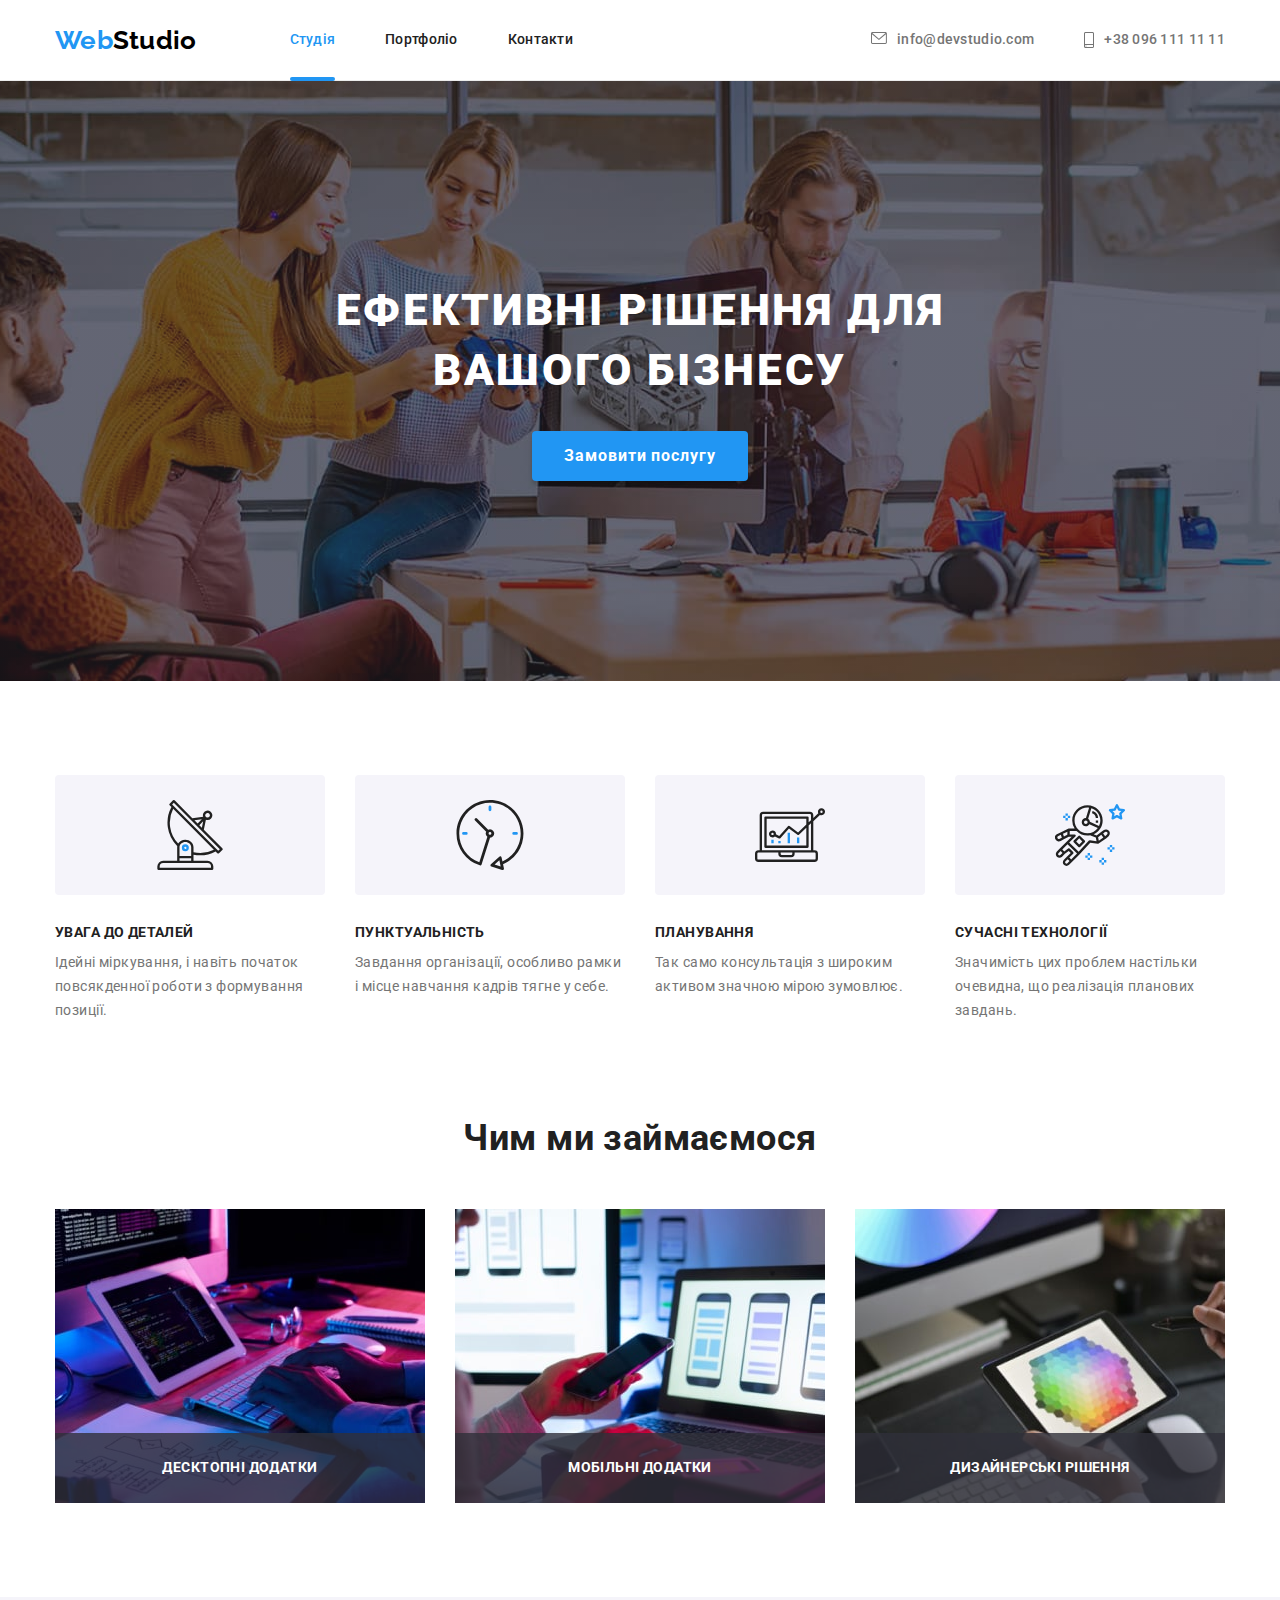
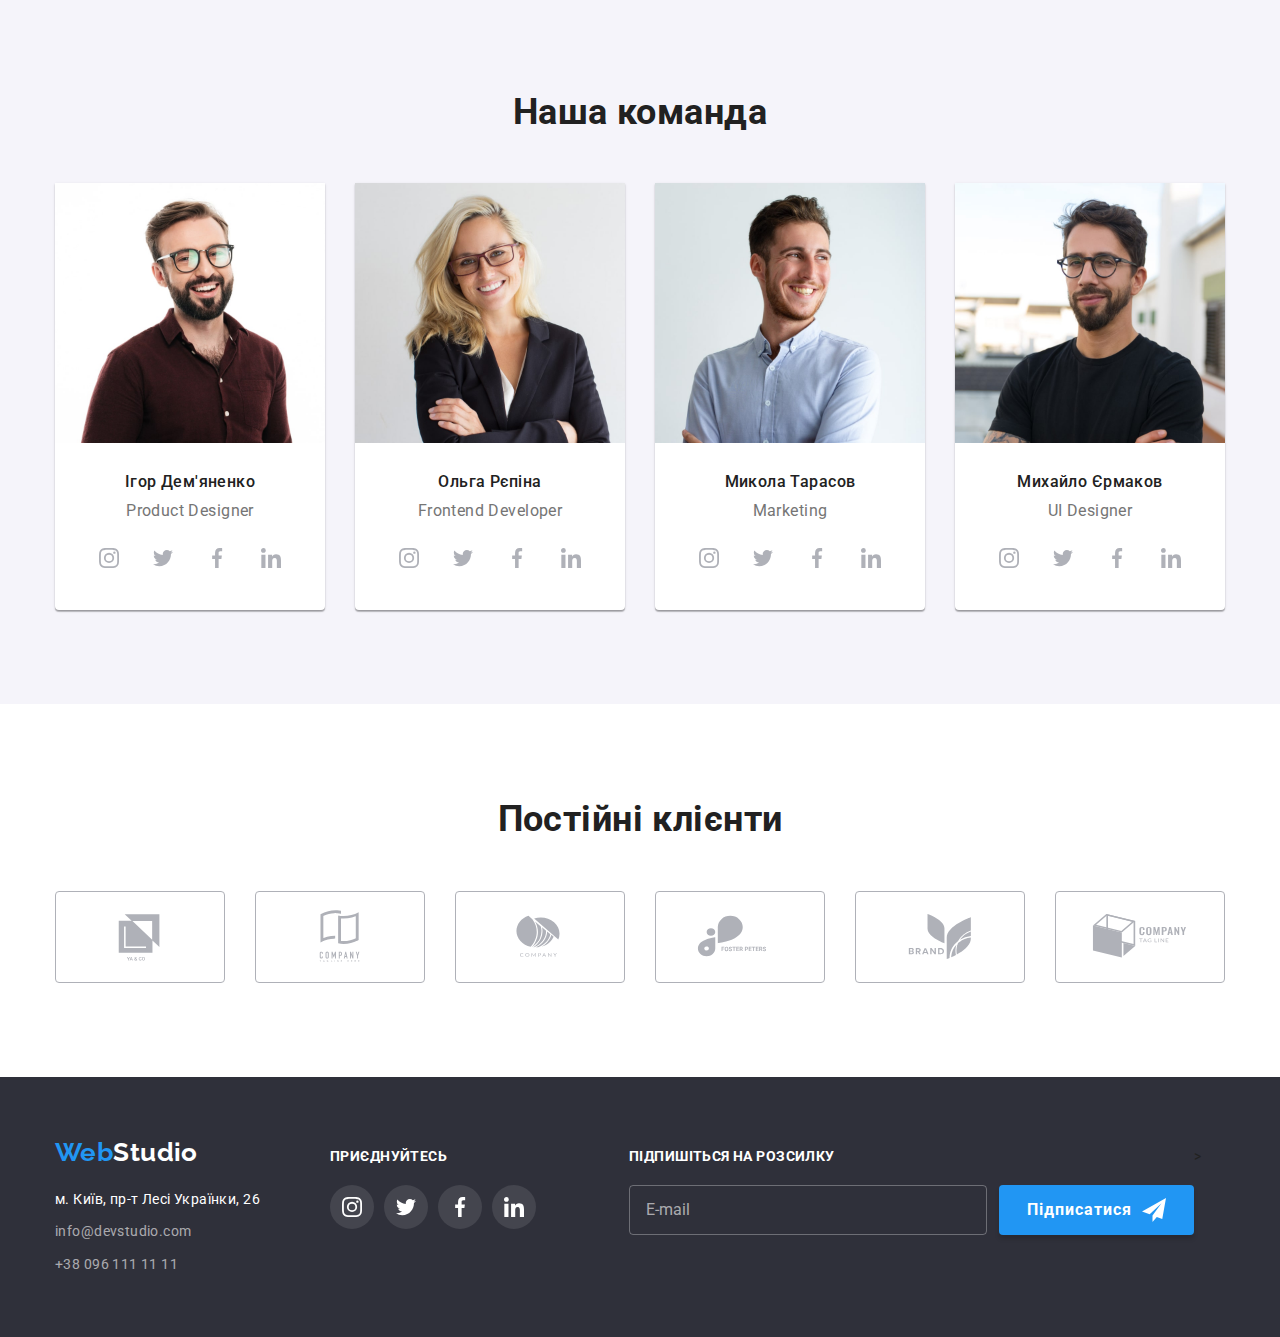
<file: index.html>
<!DOCTYPE html>
<html lang="uk">
<head>
    <meta charset="UTF-8">
    <meta http-equiv="X-UA-Compatible" content="IE=edge">
    <meta name="viewport" content="width=device-width, initial-scale=1.0">
    <title>WebStudio</title>
    <link
        href="https://fonts.googleapis.com/css2?family=Raleway:wght@700&family=Roboto:wght@400;500;700;900&display=swap"
        rel="stylesheet"/>
    <link rel="stylesheet" href="https://cdnjs.cloudflare.com/ajax/libs/modern-normalize/1.1.0/modern-normalize.min.css"/>
    <link rel="stylesheet" href="./css/main.min.css"/>
</head>
<body no-scroll>
    <header class="header">
        <div class="container">
            <nav class="navigation">
                <a class="logo" href="./index.html"><span class="logo__web">Web</span>Studio</a>
                <ul class="menu list">
                    <li class="menu__item"><a class="menu__link link menu__link--current" href="./index.html">Студія</a></li>
                    <li class="menu__item"><a class="menu__link link" href="./portfolio.html">Портфоліо</a></li>
                    <li class="menu__item"><a class="menu__link link" href="#">Контакти</a></li>
                </ul>
            </nav>
            <ul class="contacts list">
                <li class="contacts__item">
                    <a class="contacts__link link" href="mailto:info@devstudio.com">
                        <svg class="contacts__icon" width="16" height="12">
                            <use href="./images/svg/icons.svg#icon-mail"></use>
                        </svg>
                        <p class="contacts__info">info@devstudio.com</p>
                    </a>
                </li>
                <li class="contacts__item">
                    <a class="contacts__link link" href="tel:+380961111111">
                        <svg class="contacts__icon" width="10" height="16">
                            <use href="./images/svg/icons.svg#icon-phone"></use>
                        </svg>
                        <p class="contacts__info">+38 096 111 11 11</p>
                    </a>
                </li>
            </ul>
        </div>
    </header>
    <main>
        <!-- Hero Section -->
        <section class="hero other-paddings">
            <h1 class="hero__title">Ефективні рішення для вашого бізнесу</h1>
            <button class="hero__btn button" type="button" data-modal-open>Замовити послугу</button>
        </section>
        <!-- Our Advantages Section -->
        <section class="advantages no-bottom-padding">
            <div class="container">
                <h2 class="advantages__title visually-hidden">Наші переваги</h2>
                <ul class="advantages__list list">
                    <li class="feature">
                        <div class="feature__svg-wrap">
                            <svg class="feature__icon" width="70" height="70">
                                <use href="./images/svg/icons.svg#icon-antenna"></use>
                            </svg>
                        </div>
                        <h3 class="feature__title">Увага до деталей</h3>
                        <p class="feature__descr">Ідейні міркування, і навіть початок повсякденної роботи з формування позиції.
                        </p>
                    </li>
                    <li class="feature">
                        <div class="feature__svg-wrap">
                            <svg class="feature__icon" width="70" height="70">
                                <use href="./images/svg/icons.svg#icon-clock"></use>
                            </svg>
                        </div>
                        <h3 class="feature__title">Пунктуальність</h3>
                        <p class="feature__descr">Завдання організації, особливо рамки і місце навчання кадрів тягне у себе.</p>
                    </li>
                    <li class="feature">
                        <div class="feature__svg-wrap">
                            <svg class="feature__icon" width="70" height="70">
                                <use href="./images/svg/icons.svg#icon-diagram"></use>
                            </svg>
                        </div>
                        <h3 class="feature__title">Планування</h3>
                        <p class="feature__descr">Так само консультація з широким активом значною мірою зумовлює.</p>
                    </li>
                    <li class="feature">
                        <div class="feature__svg-wrap">
                            <svg class="feature__icon" width="70" height="70">
                                <use href="./images/svg/icons.svg#icon-astronaut"></use>
                            </svg>
                        </div>
                        <h3 class="feature__title">Сучасні технології</h3>
                        <p class="feature__descr">Значимість цих проблем настільки очевидна, що реалізація планових завдань.</p>
                    </li>
                </ul>
            </div>
        </section>
        <!-- About Section -->
        <section class="about">
            <div class="container">
                <h2 class="about__title section-title">Чим ми займаємося</h2>
                <ul class="about__list list">
                    <li class="about__item">
                        <div class="sector">
                           <img class="sector__img" src="./images/about/about-img-1.jpg" alt="Веб студія" width="370" height="294">
                            <div class="sector__wrap">
                                <h3 class="sector__title">Десктопні додатки</h3>
                            </div>
                        </div>
                    </li>
                    <li class="about__item">
                        <div class="sector">
                            <img class="sector__img" src="./images/about/about-img-2.jpg" alt="Веб студія" width="370" height="294">
                            <div class="sector__wrap">
                                <h3 class="sector__title">Мобільні додатки</h3>
                            </div>
                        </div>
                    </li>
                    <li class="about__item">
                        <div class="sector">
                            <img class="sector__img" src="./images/about/about-img-3.jpg" alt="Веб студія" width="370" height="294">
                            <div class="sector__wrap">
                                <h3 class="sector__title">Дизайнерські рішення</h3>
                            </div>
                        </div>
                    </li>
                </ul>
            </div>
        </section>
        <!-- Our team Section -->
        <section class="team">
            <div class="container">
                <h2 class="team__title section-title">Наша команда</h2>
                <ul class="team__list list">
                    <li class="person-card">
                        <img class="person-card__img" src="./images/team/team-member-1.jpg" alt="Ігор Дем'яненко" width="270" height="260">
                        <div class="person-card__wrap">
                            <h3 class="person-card__title">Ігор Дем'яненко</h3>
                            <p class="person-card__descr">Product Designer</p>
                            <ul class="socials list">
                                <li class="socials__item">
                                    <a class="socials__link link" href="#" target="_blank">
                                        <svg class="socials__icon" width="20" height="20">
                                            <use href="./images/svg/icons.svg#icon-instagram"></use>                                            
                                        </svg>
                                    </a>
                                </li>
                                <li class="socials__item">
                                    <a class="socials__link link" href="#" target="_blank">
                                        <svg class="socials__icon" width="20" height="20">
                                            <use href="./images/svg/icons.svg#icon-twitter"></use>
                                        </svg>
                                    </a>
                                </li>
                                <li class="socials__item">
                                    <a class="socials__link link" href="#" target="_blank">
                                        <svg class="socials__icon" width="20" height="20">
                                            <use href="./images/svg/icons.svg#icon-facebook"></use>
                                        </svg>
                                    </a>
                                </li>
                                <li class="socials__item">
                                    <a class="socials__link link" href="#" target="_blank">
                                        <svg class="socials__icon" width="20" height="20">
                                            <use href="./images/svg/icons.svg#icon-linkedin"></use>                                            
                                        </svg>
                                    </a>
                                </li>
                            </ul>
                        </div>
                    </li>
                    <li class="person-card">
                        <img class="person-card__img" src="./images/team/team-member-2.jpg" alt="Ольга Рєпіна" width="270" height="260">
                        <div class="person-card__wrap">
                            <h3 class="person-card__title">Ольга Рєпіна</h3>
                            <p class="person-card__descr">Frontend Developer</p>
                            <ul class="socials list">
                                <li class="socials__item">
                                    <a class="socials__link link" href="#" target="_blank">
                                        <svg class="socials__icon" width="20" height="20">
                                            <use href="./images/svg/icons.svg#icon-instagram"></use>
                                        </svg>
                                    </a>
                                </li>
                                <li class="socials__item">
                                    <a class="socials__link link" href="#" target="_blank">
                                        <svg class="socials__icon" width="20" height="20">
                                            <use href="./images/svg/icons.svg#icon-twitter"></use>
                                        </svg>
                                    </a>
                                </li>
                                <li class="socials__item">
                                    <a class="socials__link link" href="#" target="_blank">
                                        <svg class="socials__icon" width="20" height="20">
                                            <use href="./images/svg/icons.svg#icon-facebook"></use>
                                        </svg>
                                    </a>
                                </li>
                                <li class="socials__item">
                                    <a class="socials__link link" href="#" target="_blank">
                                        <svg class="socials__icon" width="20" height="20">
                                            <use href="./images/svg/icons.svg#icon-linkedin"></use>
                                        </svg>
                                    </a>
                                </li>
                            </ul>
                        </div>
                    </li>
                    <li class="person-card">
                        <img class="person-card__img" src="./images/team/team-member-3.jpg" alt="Микола Тарасов" width="270" height="260">
                        <div class="person-card__wrap">
                            <h3 class="person-card__title">Микола Тарасов</h3>
                            <p class="person-card__descr">Marketing</p>
                            <ul class="socials list">
                                <li class="socials__item">
                                    <a class="socials__link link" href="#" target="_blank">
                                        <svg class="socials__icon" width="20" height="20">
                                            <use href="./images/svg/icons.svg#icon-instagram"></use>                                            
                                        </svg>
                                    </a>
                                </li>
                                <li class="socials__item">
                                    <a class="socials__link link" href="#" target="_blank">
                                        <svg class="socials__icon" width="20" height="20">
                                            <use href="./images/svg/icons.svg#icon-twitter"></use>
                                        </svg>
                                    </a>
                                </li>
                                <li class="socials__item">
                                    <a class="socials__link link" href="#" target="_blank">
                                        <svg class="socials__icon" width="20" height="20">
                                            <use href="./images/svg/icons.svg#icon-facebook"></use>
                                        </svg>
                                    </a>
                                </li>
                                <li class="socials__item">
                                    <a class="socials__link link" href="#" target="_blank">
                                        <svg class="socials__icon" width="20" height="20">
                                            <use href="./images/svg/icons.svg#icon-linkedin"></use>                                            
                                        </svg>
                                    </a>
                                </li>
                            </ul>
                        </div>
                    </li>
                    <li class="person-card">
                        <img class="person-card__img" src="./images/team/team-member-4.jpg" alt="Михайло Єрмаков" width="270" height="260">
                        <div class="person-card__wrap">
                            <h3 class="person-card__title">Михайло Єрмаков</h3>
                            <p class="person-card__descr">UI Designer</p>
                            <ul class="socials list">
                                <li class="socials__item">
                                    <a class="socials__link link" href="#" target="_blank">
                                        <svg class="socials__icon" width="20" height="20">
                                            <use href="./images/svg/icons.svg#icon-instagram"></use>                                            
                                        </svg>
                                    </a>
                                </li>
                                <li class="socials__item">
                                    <a class="socials__link link" href="#" target="_blank">
                                        <svg class="socials__icon" width="20" height="20">
                                            <use href="./images/svg/icons.svg#icon-twitter"></use>
                                        </svg>
                                    </a>
                                </li>
                                <li class="socials__item">
                                    <a class="socials__link link" href="#" target="_blank">
                                        <svg class="socials__icon" width="20" height="20">
                                            <use href="./images/svg/icons.svg#icon-facebook"></use>
                                        </svg>
                                    </a>
                                </li>
                                <li class="socials__item">
                                    <a class="socials__link link" href="#" target="_blank">
                                        <svg class="socials__icon" width="20" height="20">
                                            <use href="./images/svg/icons.svg#icon-linkedin"></use>                                            
                                        </svg>
                                    </a>
                                </li>
                            </ul>
                        </div>
                    </li>
                </ul>
            </div>
        </section>
        <!-- Clients -->
        <section class="clients">
            <div class="container">
                <h2 class="clients__title section-title">Постійні клієнти</h2>
                <ul class="clients__list list">
                    <li class="client-logo">
                        <a class="client-logo__link" href="#" target="_blank">
                            <svg class="client-logo__icon" width="106" height="60">
                                <use href="./images/svg/icons.svg#icon-clients-logo-1"></use>
                            </svg>
                        </a>
                    </li>
                    <li class="client-logo">
                        <a class="client-logo__link" href="#" target="_blank">
                            <svg class="client-logo__icon" width="106" height="60">
                                <use href="./images/svg/icons.svg#icon-clients-logo-2"></use>
                            </svg>
                        </a>
                    </li>
                    <li class="client-logo">
                        <a class="client-logo__link" href="#" target="_blank" >
                            <svg class="client-logo__icon" width="106" height="60">
                                <use href="./images/svg/icons.svg#icon-clients-logo-3"></use>
                            </svg>
                        </a>
                    </li>
                    <li class="client-logo">
                        <a class="client-logo__link" href="#" target="_blank">
                            <svg class="client-logo__icon" width="106" height="60">
                                <use href="./images/svg/icons.svg#icon-clients-logo-4"></use>
                            </svg>
                        </a>
                    </li>
                    <li class="client-logo">
                        <a class="client-logo__link" href="#" target="_blank">
                            <svg class="client-logo__icon" width="106" height="60">
                                <use href="./images/svg/icons.svg#icon-clients-logo-5"></use>
                            </svg>
                        </a>
                    </li>
                    <li class="client-logo">
                        <a class="client-logo__link" href="#" target="_blank">
                            <svg class="client-logo__icon" width="106" height="60">
                                <use href="./images/svg/icons.svg#icon-clients-logo-6"></use>
                            </svg>
                        </a>
                    </li>
                </ul>
            </div>
        </section>
    </main>
    <footer class="footer">
        <div class="container">
            <div class="footer__contacts">
                <a class="logo" href="./index.html"><span class="logo__web">Web</span>Studio</a>
                <address class="address">
                    <ul class="address__list list">
                        <li class="address__item"><a class="address__link address__link--white link" href="https://goo.gl/maps/mnZD3GT6xmmtejTY8"
                                rel="noopener noreferrer nofollow" target="_blank">м. Київ, пр-т Лесі Українки, 26</a></li>
                        <li class="address__item"><a class="address__link link" href="mailto:info@devstudio.com">info@devstudio.com</a></li>
                        <li class="address__item"><a class="address__link link" href="tel:+380961111111">+38 096 111 11 11</a></li>
                    </ul>
                </address>
            </div>
            <div class="footer__socials">
                <p class="call-to-action">Приєднуйтесь</p>
                <ul class="socials list">
                    <li class="socials__item">
                        <a class="socials__link link" href="#" target="_blank">
                            <svg class="socials__icon" width="20" height="20">
                                <use href="./images/svg/icons.svg#icon-instagram"></use>
                            </svg>
                        </a>
                    </li>
                    <li class="socials__item">
                        <a class="socials__link link" href="#" target="_blank">
                            <svg class="socials__icon" width="20" height="20">
                                <use href="./images/svg/icons.svg#icon-twitter"></use>
                            </svg>
                        </a>
                    </li>
                    <li class="socials__item">
                        <a class="socials__link link" href="#" target="_blank">
                            <svg class="socials__icon" width="20" height="20">
                                <use href="./images/svg/icons.svg#icon-facebook"></use>
                            </svg>
                        </a>
                    </li>
                    <li class="socials__item">
                        <a class="socials__link link" href="#" target="_blank">
                            <svg class="socials__icon" width="20" height="20">
                                <use href="./images/svg/icons.svg#icon-linkedin"></use>
                            </svg>
                        </a>
                    </li>
                </ul>
            </div>
            <form class="subscription-form">
                <p class="subscription-form__title call-to-action">Підпишіться на розсилку</p>
                <div class="subscription-form__wrap">
                    <label class="subscription-form__element">
                        <input class="subscription-form__input" type="email" name="email" placeholder="E-mail">
                    </label>
                    <button class="subscription-form__btn button" type="submit">
                        Підписатися
                        <svg class="subscription-form__icon" width="24" height="24">
                            <use href="./images/svg/icons.svg#icon-send"></use>
                        </svg>
                    </button>
                </div>
            </form>>
        </div>
    </footer>
    <div class="backdrop is-hidden" data-modal>
        <div class="modal">
            <button class="close-btn" data-modal-close>
                <svg class="close-btn__icon" width="11" height="11">
                    <use href="./images/svg/icons.svg#icon-close-btn"/>
                </svg>
            </button>
            <form class="form">
                <p class="form__call-to-action">Залиште свої дані, ми вам передзвонимо</p>
                <label class="form__element">
                    <span class="form__label">Ім'я</span>
                    <div class="form__input-wrap">
                        <input class="form__input" type="text" name="name">
                        <svg class="form__input-icon" width="18" height="18">
                            <use href="./images/svg/icons.svg#icon-person"></use>
                        </svg>
                    </div>
                </label>
                <label class="form__element">
                    <span class="form__label">Телефон</span>
                    <div class="form__input-wrap">
                        <input class="form__input" type="tel" name="tel">
                        <svg class="form__input-icon" width="18" height="18">
                            <use href="./images/svg/icons.svg#icon-tel"></use>
                        </svg>
                    </div>
                </label>
                <label class="form__element">
                    <span class="form__label">Пошта</span>
                    <div class="form__input-wrap">
                        <input class="form__input" type="email" name="email">
                        <svg class="form__input-icon" width="18" height="18">
                            <use href="./images/svg/icons.svg#icon-email"></use>
                        </svg>
                    </div>
                </label>
                <label class="form__element form__element--comment">
                    <span class="form__label">Коментар</span>
                    <textarea class="form__input textarea" name="comment" placeholder="Введіть текст"></textarea>
                </label>
                <label class="form__accept">
                    <input type="checkbox" name="accept" class="form__checkbox visually-hidden" required>
                    <div class="custom-checkbox">
                        <svg class="custom-checkbox__box" width="16" height="15">
                            <use href="./images/svg/icons.svg#icon-unchecked-box"></use>
                        </svg>
                        <svg class="custom-checkbox__tick" width="16" height="15">
                            <use href="./images/svg/icons.svg#icon-tick"></use>
                        </svg>
                    </div>
                    <span>Погоджуюся з розсилкою та приймаю <a href="#" target="_blank" class="form__accept-link">Умови договору</a></span>
                </label>
                <button class="form__btn button" type="submit">Відправити</button>
            </form>
        </div>
    </div>
    <script src="./js/modal.js"></script>
</body>
</html>
</file>
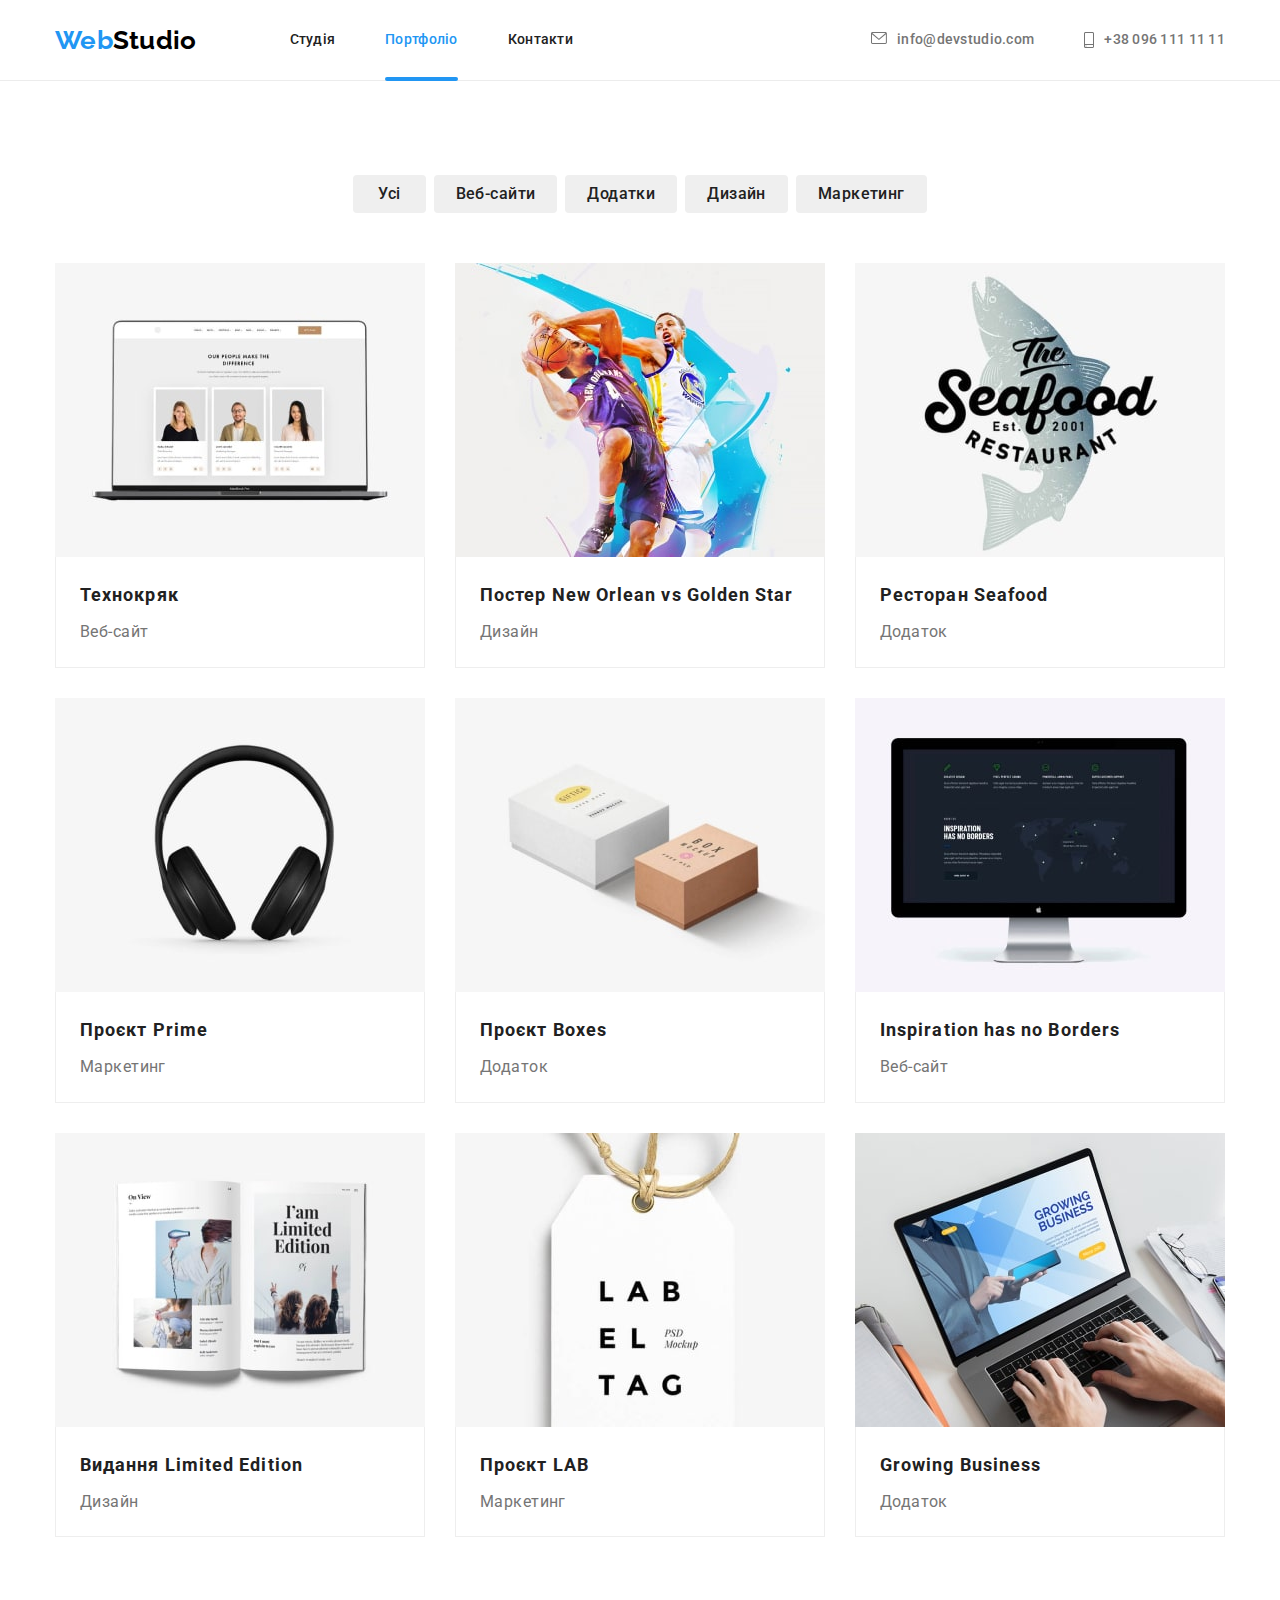
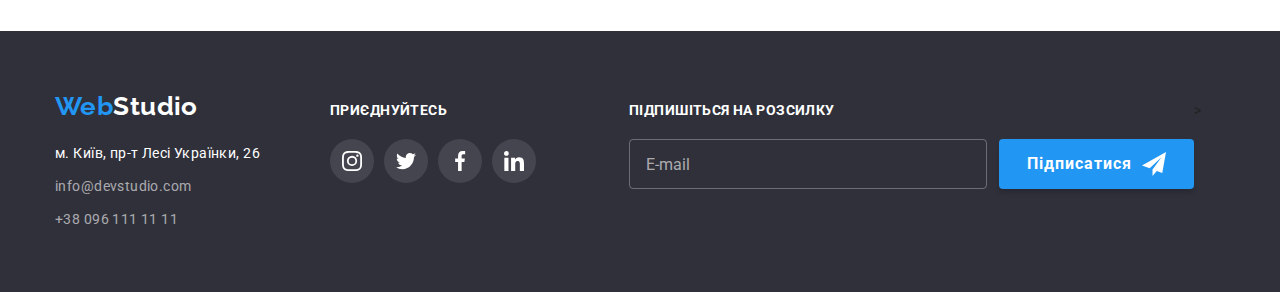
<file: portfolio.html>
<!DOCTYPE html>
<html lang="uk">
<head>
    <meta charset="UTF-8">
    <meta http-equiv="X-UA-Compatible" content="IE=edge">
    <meta name="viewport" content="width=device-width, initial-scale=1.0">
    <title>WebStudio</title>
    <link
        href="https://fonts.googleapis.com/css2?family=Raleway:wght@700&family=Roboto:wght@400;500;700;900&display=swap"
        rel="stylesheet" />
    <link rel="stylesheet" href="https://cdnjs.cloudflare.com/ajax/libs/modern-normalize/1.1.0/modern-normalize.min.css"/>
    <link rel="stylesheet" href="./css/main.min.css"/>
</head>

<body>
    <header class="header">
        <div class="container">
            <nav class="navigation">
                <a class="logo" href="./index.html"><span class="logo__web">Web</span>Studio</a>
                <ul class="menu list">
                    <li class="menu__item"><a class="menu__link link" href="./index.html">Студія</a></li>
                    <li class="menu__item"><a class="menu__link link menu__link--current" href="./portfolio.html">Портфоліо</a></li>
                    <li class="menu__item"><a class="menu__link link" href="#">Контакти</a></li>
                </ul>
            </nav>
            <ul class="contacts list">
                <li class="contacts__item">
                    <a class="contacts__link link" href="mailto:info@devstudio.com">
                        <svg class="contacts__icon" width="16" height="12">
                            <use href="./images/svg/icons.svg#icon-mail"></use>
                        </svg>
                        <p class="contacts__info">info@devstudio.com</p>
                    </a>
                </li>
                <li class="contacts__item">
                    <a class="contacts__link link" href="tel:+380961111111">
                        <svg class="contacts__icon" width="10" height="16">
                            <use href="./images/svg/icons.svg#icon-phone"></use>
                        </svg>
                        <p class="contacts__info">+38 096 111 11 11</p>
                    </a>
                </li>
            </ul>
        </div>
    </header>
    <main>
        <!-- Our Projects Section -->
        <section class="projects">
            <div class="container">
                <h1 class="projects__title visually-hidden">Наші роботи</h1>
                <ul class="btn-list list">
                    <li class="btn-list__item"><button class="btn-list__button btn-list__button--main" type="button">Усі</button></li>
                    <li class="btn-list__item"><button class="btn-list__button" type="button">Веб-сайти</button></li>
                    <li class="btn-list__item"><button class="btn-list__button" type="button">Додатки</button></li>
                    <li class="btn-list__item"><button class="btn-list__button" type="button">Дизайн</button></li>
                    <li class="btn-list__item"><button class="btn-list__button" type="button">Маркетинг</button></li>
                </ul>
                <ul class="card-list list">
                    <li class="card-list__item item">
                        <a class="card link" href="#">
                            <div class="card__img-wrap">
                                <img class="card__img" src="./images/projects/projects-img-1.jpg" alt="Технокряк" width="370" height="294">
                                <div class="card__descr-wrap">
                                    <p class="card__descr">Ресурс пропонує комплексні пропозиції з різним рівнем функціоналу та сервісів. Все це
                                        дозволить відвідувачу отримати
                                        вичерпні відомості про компанію чи приватну особу.</p>
                                </div>
                            </div>
                            <div class="card__border">
                                <h2 class="card__title">Технокряк</h2>
                                <p class="card__category">Веб-сайт</p>                                
                            </div>
                        </a>
                    </li>
                    <li class="card-list__item item">
                        <a class="card link" href="#">
                            <div class="card__img-wrap">
                                <img class="card__img" src="./images/projects/projects-img-2.jpg"
                                    alt="Постер New Orlean vs Golden Star" width="370" height="294">
                                <div class="card__descr-wrap">
                                    <p class="card__descr">Ресурс пропонує комплексні пропозиції з різним рівнем функціоналу та сервісів. Все це
                                    дозволить відвідувачу отримати
                                    вичерпні відомості про компанію чи приватну особу.</p>
                                </div>
                            </div>
                            <div class="card__border">
                                <h2 class="card__title">Постер New Orlean vs Golden Star</h2>
                                <p class="card__category">Дизайн</p>
                            </div>
                        </a>
                    </li>
                    <li class="card-list__item item">
                        <a class="card link" href="#">
                            <div class="card__img-wrap">
                                <img class="card__img" src="./images/projects/projects-img-3.jpg" alt="Ресторан Seafood" width="370"
                                    height="294">
                                <div class="card__descr-wrap">
                                    <p class="card__descr">Ресурс пропонує комплексні пропозиції з різним рівнем функціоналу та сервісів. Все це
                                        дозволить відвідувачу отримати
                                        вичерпні відомості про компанію чи приватну особу.</p>
                                </div>
                            </div>
                            <div class="card__border">
                                <h2 class="card__title">Ресторан Seafood</h2>
                                <p class="card__category">Додаток</p>
                            </div>          
                        </a>
                    </li>
                    <li class="card-list__item item">
                        <a class="card link" href="#">
                            <div class="card__img-wrap">
                                <img class="card__img" src="./images/projects/projects-img-4.jpg" alt="Проєкт Prime" width="370" height="294">
                                <div class="card__descr-wrap">
                                    <p class="card__descr">Ресурс пропонує комплексні пропозиції з різним рівнем функціоналу та сервісів. Все це
                                        дозволить відвідувачу отримати
                                        вичерпні відомості про компанію чи приватну особу.</p>
                                </div>
                            </div>                            
                            <div class="card__border">
                                <h2 class="card__title">Проєкт Prime</h2>
                                <p class="card__category">Маркетинг</p>
                            </div>        
                        </a>
                    </li>
                    <li class="card-list__item item">
                        <a class="card link" href="#">
                            <div class="card__img-wrap">
                                <img class="card__img" src="./images/projects/projects-img-5.jpg" alt="Проєкт Boxes" width="370" height="294">
                                <div class="card__descr-wrap">
                                    <p class="card__descr">Ресурс пропонує комплексні пропозиції з різним рівнем функціоналу та сервісів. Все це
                                        дозволить відвідувачу отримати
                                        вичерпні відомості про компанію чи приватну особу.</p>
                                </div>
                            </div>                            
                            <div class="card__border">
                                <h2 class="card__title">Проєкт Boxes</h2>
                                <p class="card__category">Додаток</p>
                            </div>      
                        </a>
                    </li>
                    <li class="card-list__item item">
                        <a class="card link" href="#">
                            <div class="card__img-wrap">
                                <img class="card__img" src="./images/projects/projects-img-6.jpg" alt="Inspiration has no Borders" width="370"
                                    height="294">
                                <div class="card__descr-wrap">
                                    <p class="card__descr">Ресурс пропонує комплексні пропозиції з різним рівнем функціоналу та сервісів. Все це
                                        дозволить відвідувачу отримати
                                        вичерпні відомості про компанію чи приватну особу.</p>
                                </div>
                            </div>
                            <div class="card__border">
                                <h2 class="card__title">Inspiration has no Borders</h2>
                                <p class="card__category">Веб-сайт</p>
   
                            </div>                   
                        </a>
                    </li>
                    <li class="card-list__item item">
                        <a class="card link" href="#">
                            <div class="card__img-wrap">
                                <img class="card__img" src="./images/projects/projects-img-7.jpg" alt="Видання Limited Edition"
                                width="370" height="294">
                                    <div class="card__descr-wrap">
                                        <p class="card__descr">Ресурс пропонує комплексні пропозиції з різним рівнем функціоналу та сервісів. Все це
                                            дозволить відвідувачу отримати
                                            вичерпні відомості про компанію чи приватну особу.</p>
                                    </div>
                            </div>
                            <div class="card__border">
                                <h2 class="card__title">Видання Limited Edition</h2>
                                <p class="card__category">Дизайн</p>
        
                            </div>                
                        </a>
                    </li>
                    <li class="card-list__item item">
                        <a class="card link" href="#">
                            <div class="card__img-wrap">
                                <img class="card__img" src="./images/projects/projects-img-8.jpg" alt="Проєкт LAB" width="370" height="294">
                                <div class="card__descr-wrap">
                                    <p class="card__descr">Ресурс пропонує комплексні пропозиції з різним рівнем функціоналу та сервісів. Все це
                                        дозволить відвідувачу отримати
                                        вичерпні відомості про компанію чи приватну особу.</p>
                                </div>
                            </div>
                            <div class="card__border">
                                <h2 class="card__title">Проєкт LAB</h2>
                                <p class="card__category">Маркетинг</p>
                  
                            </div>   
                        </a>
                    </li>
                    <li class="card-list__item item">
                        <a class="card link" href="#">
                            <div class="card__img-wrap">
                                <img class="card__img" src="./images/projects/projects-img-9.jpg" alt="Growing Business" width="370"
                                    height="294">
                                <div class="card__descr-wrap">
                                    <p class="card__descr">Ресурс пропонує комплексні пропозиції з різним рівнем функціоналу та сервісів. Все це
                                        дозволить відвідувачу отримати
                                        вичерпні відомості про компанію чи приватну особу.</p>
                                </div>
                            </div>
                            <div class="card__border">
                                <h2 class="card__title">Growing Business</h2>
                                <p class="card__category">Додаток</p>
                            </div>         
                        </a>
                    </li>
                </ul>
            </div>
        </section>
    </main> 
    <footer class="footer">
        <div class="container">
            <div class="footer__contacts">
                <a class="logo" href="./index.html"><span class="logo__web">Web</span>Studio</a>
                <address class="address">
                    <ul class="address__list list">
                        <li class="address__item"><a class="address__link address__link--white link"
                                href="https://goo.gl/maps/mnZD3GT6xmmtejTY8" rel="noopener noreferrer nofollow"
                                target="_blank">м. Київ, пр-т Лесі Українки, 26</a></li>
                        <li class="address__item"><a class="address__link link"
                                href="mailto:info@devstudio.com">info@devstudio.com</a></li>
                        <li class="address__item"><a class="address__link link" href="tel:+380961111111">+38 096 111 11
                                11</a></li>
                    </ul>
                </address>
            </div>
            <div class="footer__socials">
                <p class="call-to-action">Приєднуйтесь</p>
                <ul class="socials list">
                    <li class="socials__item">
                        <a class="socials__link link" href="#" target="_blank">
                            <svg class="socials__icon" width="20" height="20">
                                <use href="./images/svg/icons.svg#icon-instagram"></use>
                            </svg>
                        </a>
                    </li>
                    <li class="socials__item">
                        <a class="socials__link link" href="#" target="_blank">
                            <svg class="socials__icon" width="20" height="20">
                                <use href="./images/svg/icons.svg#icon-twitter"></use>
                            </svg>
                        </a>
                    </li>
                    <li class="socials__item">
                        <a class="socials__link link" href="#" target="_blank">
                            <svg class="socials__icon" width="20" height="20">
                                <use href="./images/svg/icons.svg#icon-facebook"></use>
                            </svg>
                        </a>
                    </li>
                    <li class="socials__item">
                        <a class="socials__link link" href="#" target="_blank">
                            <svg class="socials__icon" width="20" height="20">
                                <use href="./images/svg/icons.svg#icon-linkedin"></use>
                            </svg>
                        </a>
                    </li>
                </ul>
            </div>
            <form class="subscription-form">
                <p class="subscription-form__title call-to-action">Підпишіться на розсилку</p>
                <div class="subscription-form__wrap">
                    <label class="subscription-form__element">
                        <input class="subscription-form__input" type="email" name="email" placeholder="E-mail">
                    </label>
                    <button class="subscription-form__btn button" type="submit">
                        Підписатися
                        <svg class="subscription-form__icon" width="24" height="24">
                            <use href="./images/svg/icons.svg#icon-send"></use>
                        </svg>
                    </button>
                </div>
            </form>>
        </div>
    </footer>
</body>
</file>
<file: css/main.min.css>
:root{--first-primary-color: #212121;--second-primary-color: #757575;--accent-color: #2196F3;--white: #FFFFFF;--black: #000000;--grey: rgba(255, 255, 255, 0.6);--secondary-background-color: #2F303A;--additional-background-color: #F5F4FA;--active-btn-color: #188CE8;--icon-color: #AFB1B8;--btn-shadow-color: rgba(0, 0, 0, 0.15);--transition-time: 250ms;--transition-function: cubic-bezier(0.4, 0, 0.2, 1);--primary-font: "Roboto", sans-serif;--logo-font: "Raleway", sans-serif}.card__descr-wrap,.btn-list,.form__accept,.close-btn,.client-logo__link,.clients__list,.socials__link,.socials,.sector__wrap,.feature__svg-wrap,.contacts__item,.menu,.navigation,.header>.container{display:flex;align-items:center;justify-content:center}body{font-family:var(--primary-font);font-size:14px;letter-spacing:.03em;color:var(--first-primary-color);background-color:var(--white)}.link{text-decoration:none;transition:color var(--transition-time) var(--transition-function)}.link:hover,.link:focus{color:var(--accent-color)}button{border:none}h1,h2,h3,h4,h5,h6,p,ul{margin-top:0;margin-bottom:0}img{display:block;max-width:100%}.list{list-style:none;padding-left:0px}.container{margin-left:auto;margin-right:auto;padding-left:15px;padding-right:15px;width:1200px}section{padding-top:94px;padding-bottom:94px}section.other-paddings{padding-top:200px;padding-bottom:200px}section.no-bottom-padding{padding-bottom:0px}.section-title{margin-bottom:50px;font-size:36px;line-height:1.17;letter-spacing:inherit;font-weight:700;text-align:center}.button{font-size:16px;line-height:1.88;letter-spacing:.06em;font-weight:700;text-align:center;font-family:inherit;border-radius:4px;border:none;box-shadow:0px 4px 4px var(--btn-shadow-color);background-color:var(--accent-color);color:var(--white);cursor:pointer;transition:background-color var(--transition-time) var(--transition-function)}.button:hover,.button:focus{background-color:var(--active-btn-color)}.visually-hidden{position:absolute;white-space:nowrap;width:1px;height:1px;overflow:hidden;border:0;padding:0;clip:rect(0 0 0 0);-webkit-clip-path:inset(50%);clip-path:inset(50%);margin:-1px}.call-to-action{margin-bottom:20px;font-size:inherit;line-height:1.14;letter-spacing:inherit;font-weight:700;text-transform:uppercase;color:var(--white)}.logo{font-family:var(--logo-font);font-size:26px;line-height:1.19;letter-spacing:inherit;font-weight:700;text-decoration:none}.logo__web{color:var(--accent-color)}.header{border-bottom-width:1px;border-bottom-style:solid;border-bottom-color:#ececec;font-size:inherit;line-height:1.14;letter-spacing:.02em;font-weight:500}.header .logo{margin-right:93px;color:var(--black)}.menu__item:not(:last-child){margin-right:50px}.menu__link{display:block;padding-top:32px;padding-bottom:32px;color:var(--first-primary-color);position:relative}.menu__link--current{color:var(--accent-color)}.menu__link--current::after{content:"";display:block;width:100%;height:4px;background-color:var(--accent-color);border-radius:2px;position:absolute;bottom:-1px}.contacts{display:flex;margin-left:auto}.contacts__item+.contacts__item{margin-left:50px}.contacts__link{display:flex;padding-top:32px;padding-bottom:32px;color:var(--second-primary-color)}.contacts__icon{margin-right:10px;fill:currentColor}.hero{max-width:1600px;margin-left:auto;margin-right:auto;background-color:var(--secondary-background-color);text-align:center;background-image:linear-gradient(rgba(47, 48, 58, 0.4), rgba(47, 48, 58, 0.4)),url(../images/background/hero-bgd.jpg);background-repeat:no-repeat;background-position:center;background-size:cover}.hero__title{margin-bottom:30px;margin-left:auto;margin-right:auto;width:696px;font-size:44px;line-height:1.36;letter-spacing:.06em;font-weight:900;text-align:center;text-transform:uppercase;color:var(--white)}.hero__btn{padding:10px 32px}.hero__btn:hover,.hero__btn:focus{background-color:var(--active-btn-color)}.advantages__list{display:flex}.advantages__list .feature{width:calc((100% - 90px)/4)}.advantages__list .feature:not(:last-child){margin-right:30px}.feature__svg-wrap{margin-bottom:30px;height:120px;width:270px;background-color:var(--additional-background-color);border-radius:4px}.feature__title{margin-bottom:10px;font-size:inherit;line-height:1.14;letter-spacing:.03em;font-weight:700;text-transform:uppercase}.feature__descr{line-height:1.71;color:var(--second-primary-color)}.about__list{display:flex}.about__list .about__item:not(:last-child){margin-right:30px}.sector{position:relative}.sector__wrap{width:100%;height:70px;background-color:rgba(47,48,58,.8);position:absolute;bottom:0}.sector__title{font-size:inherit;line-height:1.14;letter-spacing:inherit;font-weight:700;text-align:center;text-transform:uppercase;color:var(--white)}.socials__item:not(:last-child){margin-right:10px}.socials__link{width:44px;height:44px;color:var(--icon-color);background-color:var(--white);border-radius:50%;transition:color var(--transition-time) var(--transition-function),background-color var(--transition-time) var(--transition-function)}.socials__link.link:hover,.socials__link.link:focus{color:var(--white);background-color:var(--accent-color)}.socials__icon{fill:currentColor}.team{background-color:var(--additional-background-color)}.team__list{display:flex}.person-card{background-color:var(--white);border-radius:0px 0px 4px 4px;box-shadow:0px 1px 3px rgba(0,0,0,.12),0px 1px 1px rgba(0,0,0,.14),0px 2px 1px rgba(0,0,0,.2)}.team__list .person-card:not(:last-child){margin-right:30px}.person-card__wrap{padding-top:30px;padding-bottom:30px}.person-card__title{margin-bottom:10px;font-size:16px;line-height:1.17;letter-spacing:inherit;font-weight:500;text-align:center}.person-card__descr{margin-bottom:16px;font-size:16px;line-height:1.19;letter-spacing:inherit;font-weight:inherit;font-size:16px;line-height:1.19;text-align:center;color:var(--second-primary-color)}.client-logo:not(:last-child){margin-right:30px}.client-logo__link{width:170px;height:92px;color:var(--icon-color);border:1px solid var(--icon-color);border-radius:4px;transition:color var(--transition-time) var(--transition-function),border-color var(--transition-time) var(--transition-function)}.client-logo__link:hover,.client-logo__link:focus{color:var(--accent-color);border-color:var(--accent-color)}.client-logo__icon{fill:currentColor}.footer{background-color:var(--secondary-background-color)}.footer .container{display:flex;align-items:baseline;padding-top:60px;padding-bottom:60px}.footer .logo{display:block;margin-bottom:20px;color:var(--white)}.footer__socials{margin-left:70px}.footer .socials__link{color:var(--white);background-color:rgba(255,255,255,.1)}.address{font-style:normal}.address__list .address__item:not(:last-child){margin-bottom:9px}.address__link{line-height:1.71;color:var(--grey);font-style:inherit}.address__link--white{color:var(--white)}.subscription-form{margin-left:93px}.subscription-form__wrap{display:flex}.subscription-form__element{font-size:16px;line-height:1.25;letter-spacing:.03em;font-weight:inherit}.subscription-form__input{width:358px;height:50px;padding:15px 16px;color:var(--white);background-color:rgba(0,0,0,0);border:1px solid rgba(255,255,255,.3);border-radius:4px;transition:border-color var(--transition-time) var(--transition-function)}.subscription-form__input:focus,.subscription-form__input:hover{outline:none;border-color:var(--white);cursor:pointer}.subscription-form__input::-moz-placeholder{color:var(--grey)}.subscription-form__input:-ms-input-placeholder{color:var(--grey)}.subscription-form__input::placeholder{color:var(--grey)}.subscription-form__btn{display:flex;align-items:center;padding:10px 28px;margin-left:12px}.subscription-form__icon{margin-left:10px;fill:currentColor}.backdrop{width:100%;height:100vh;position:fixed;top:0;left:0;background:rgba(0,0,0,.2);opacity:1;transition:opacity var(--transition-time) var(--transition-function)}.modal{padding:40px;width:528px;height:581px;background-color:var(--white);position:absolute;top:50%;left:50%;transform:translate(-50%, -50%)}.backdrop.is-hidden{opacity:0;pointer-events:none}.no-scroll{overflow:hidden}.close-btn{width:30px;height:30px;color:var(--black);background:var(--white);border:1px solid rgba(0,0,0,.1);border-radius:50%;position:absolute;top:8px;right:8px;cursor:pointer;transition:color var(--transition-time) var(--transition-function)}.close-btn:hover,.close-btn:focus{color:var(--accent-color)}.close-btn__icon{fill:currentColor}.form__call-to-action{margin-bottom:12px;font-size:20px;line-height:1.15;letter-spacing:inherit;font-weight:700;text-align:center}.form__element{margin-bottom:10px;display:flex;flex-direction:column;font-size:12px;line-height:1.17;letter-spacing:.01em;font-weight:inherit}.form__label{margin-bottom:4px;color:var(--second-primary-color)}.form__input{padding-right:12px;padding-left:42px;height:40px;width:100%;border:1px solid rgba(33,33,33,.2);border-radius:4px;transition:border-color var(--transition-time) var(--transition-function)}.form__input-wrap:focus-within .form__input,.form__input:hover{outline:none;border-color:var(--accent-color);cursor:pointer}.form__input:hover+.form__input-icon{fill:var(--accent-color)}.form__input-wrap{position:relative}.form__input-icon{position:absolute;top:50%;left:12px;transform:translateY(-50%);fill:currentColor;transition:fill var(--transition-time) var(--transition-function)}.form__input-wrap:focus-within .form__input-icon{fill:var(--accent-color)}.form__element--comment{margin-bottom:20px}.form__accept{margin-bottom:30px;font-size:14px;line-height:1.71;letter-spacing:.03em;font-weight:inherit;font-size:14px;line-height:1.71;letter-spacing:.03em;color:var(--second-primary-color)}.form__accept:hover{cursor:pointer}.form__accept-link{color:var(--accent-color);text-decoration:underline}.form__btn{padding:10px 52px;display:block;margin-left:auto;margin-right:auto}input[type=textarea]{height:120px}.textarea{height:120px;padding:12px 16px;resize:none}.textarea::-moz-placeholder{color:rgba(117,117,117,.5)}.textarea:-ms-input-placeholder{color:rgba(117,117,117,.5)}.textarea::placeholder{color:rgba(117,117,117,.5)}.textarea:focus-visible{outline:none}.textarea:focus{border-color:var(--accent-color)}.custom-checkbox{display:flex;position:relative;margin-right:8px}.custom-checkbox__box{transition:fill var(--transition-time) var(--transition-function),background-color var(--transition-time) var(--transition-function)}.custom-checkbox__tick{position:absolute;top:0;left:0;fill:rgba(0,0,0,0);transition:fill var(--transition-time) var(--transition-function)}.custom-checkbox:hover .custom-checkbox__box{fill:var(--accent-color)}.form__checkbox:checked+.custom-checkbox>.custom-checkbox__box{fill:var(--accent-color);background-color:var(--accent-color);border-radius:2px}.form__checkbox:checked+.custom-checkbox>.custom-checkbox__tick{fill:var(--white)}.form__checkbox:focus+.custom-checkbox>.custom-checkbox__box{fill:var(--accent-color)}.projects{margin-bottom:-30px}.btn-list{margin-bottom:50px}.btn-list__item:not(:last-child){margin-right:8px}.btn-list__button{padding:6px 22px;font-size:16px;line-height:1.63;letter-spacing:inherit;font-weight:500;font-family:inherit;text-align:center;color:inherit;letter-spacing:inherit;cursor:pointer;border-radius:4px;border:none;transition:background-color var(--transition-time) var(--transition-function),color var(--transition-time) var(--transition-function),box-shadow var(--transition-time) var(--transition-function)}.btn-list__button--main{padding:6px 25px}.btn-list__button:hover,.btn-list__button:focus{background-color:var(--accent-color);color:var(--white);box-shadow:0px 3px 1px rgba(0,0,0,.1),0px 1px 2px rgba(0,0,0,.08),0px 2px 2px rgba(0,0,0,.12)}.card-list{display:flex;flex-wrap:wrap}.card-list__item{flex-basis:calc((100% - 60px)/3);margin-right:30px;margin-bottom:30px;box-sizing:border-box}.card-list__item:nth-child(3n){margin-right:0px}.card{display:block;outline:none;transition:box-shadow var(--transition-time) var(--transition-function)}.card:hover,.card:focus{box-shadow:0px 1px 1px rgba(0,0,0,.12),0px 4px 4px rgba(0,0,0,.06),1px 4px 6px rgba(0,0,0,.16)}.card__border{padding:20px 24px;border:1px solid #eee;border-top:0px}.card__img-wrap{overflow:hidden;position:relative}.card__descr-wrap{height:100%;background:rgba(33,150,243,.9);position:absolute;left:0;top:0;transform:translateY(101%);transition:transform var(--transition-time) var(--transition-function)}.card-list__item:hover .card__descr-wrap{transform:translateY(0)}.card__img{display:block}.card__descr{padding-left:24px;padding-right:24px;font-size:18px;line-height:1.56;letter-spacing:inherit;font-weight:inherit;font-size:18px;line-height:1.56;color:var(--white)}.card__title{margin-bottom:4px;font-size:18px;line-height:2;letter-spacing:.06em;font-weight:700;color:var(--first-primary-color)}.card__category{font-size:16px;line-height:1.86;letter-spacing:inherit;font-weight:inherit;color:var(--second-primary-color)}/*# sourceMappingURL=main.min.css.map */
</file>
